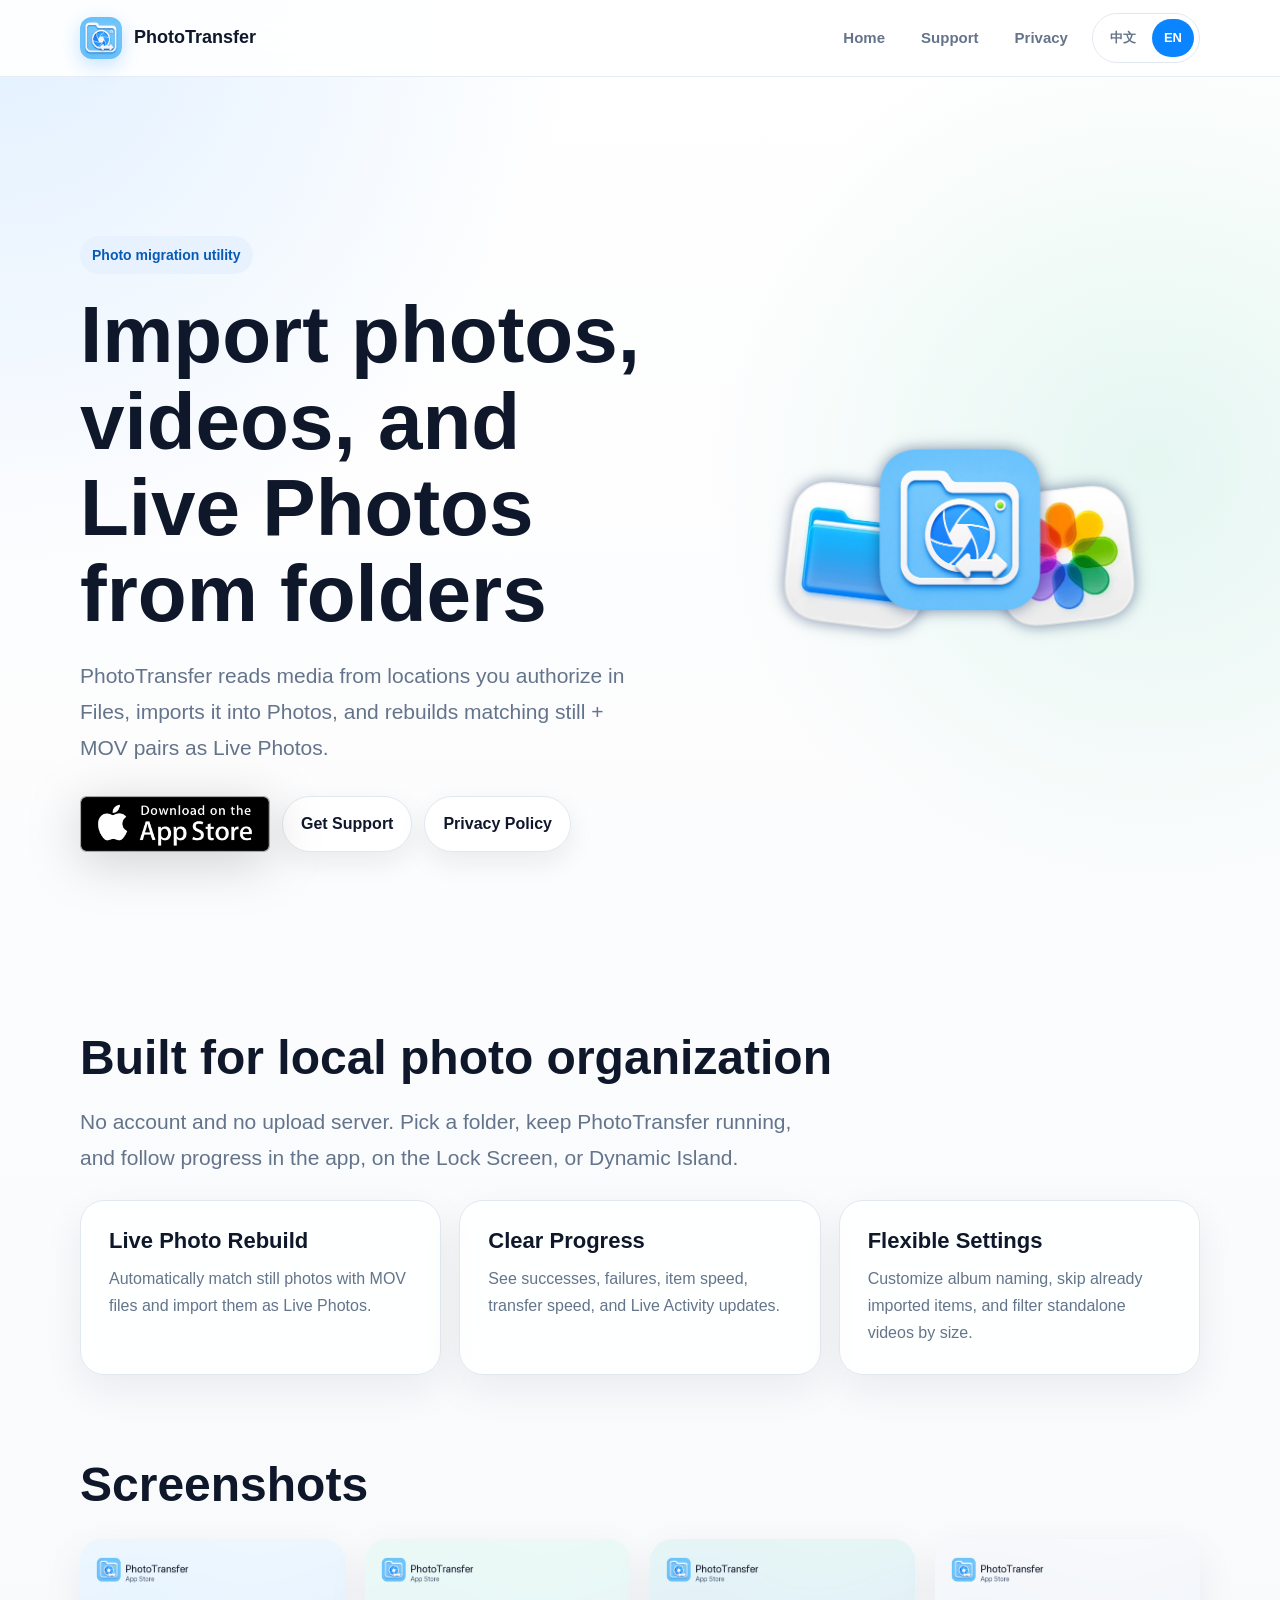
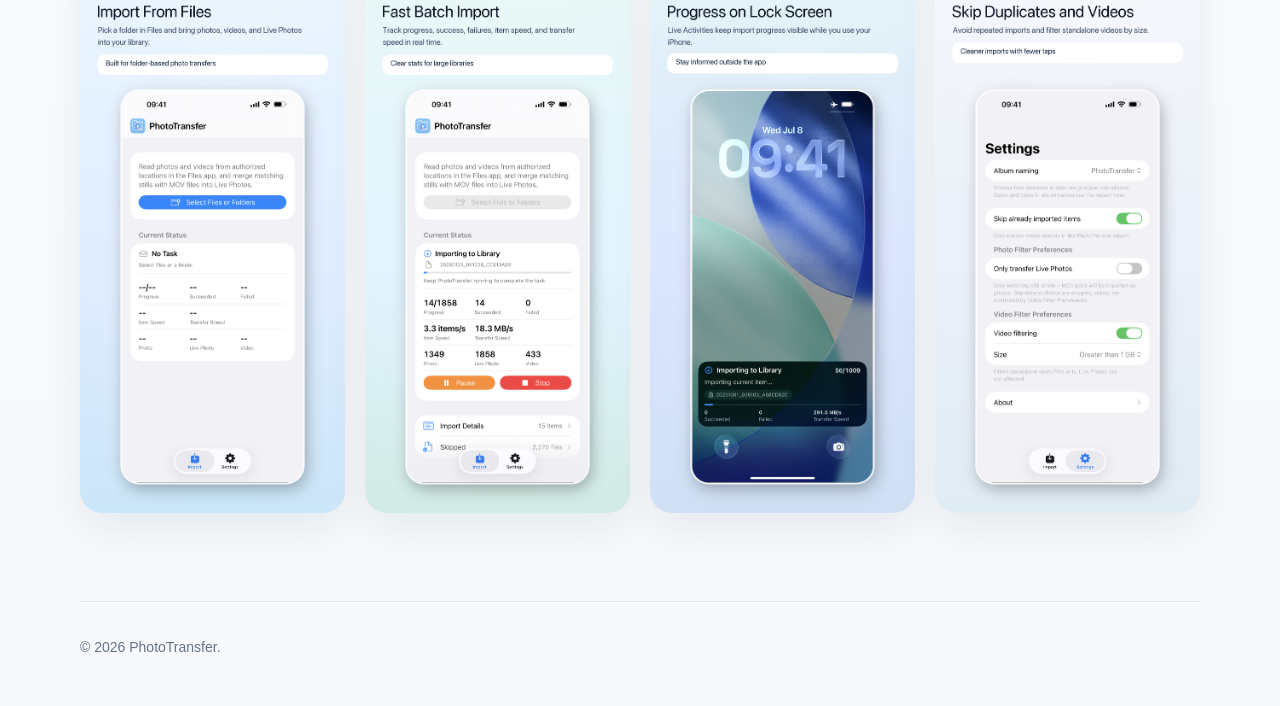
<file: index.html>
<!doctype html>
<html lang="en">
<head>
  <meta charset="utf-8">
  <meta name="viewport" content="width=device-width, initial-scale=1">
  <title>PhotoTransfer</title>
  <meta name="description" content="PhotoTransfer imports photos, videos, and Live Photos from Files into your photo library.">
  <link rel="icon" href="./assets/favicon.ico" sizes="any">
  <link rel="icon" type="image/png" href="./assets/favicon-32.png" sizes="32x32">
  <link rel="apple-touch-icon" href="./assets/apple-touch-icon.png">
  <link rel="stylesheet" href="./assets/site.css">
</head>
<body data-title-zh="PhotoTransfer - 从文件导入照片" data-title-en="PhotoTransfer - Import Photos from Files">
  <header class="site-header">
    <nav class="nav" aria-label="Main navigation">
      <a class="brand" href="./">
        <picture>
          <source media="(prefers-color-scheme: dark)" srcset="./assets/app-icon-dark.png">
          <img src="./assets/app-icon.png" alt="PhotoTransfer app icon">
        </picture>
        <span>PhotoTransfer</span>
      </a>
      <div class="nav-links">
        <a href="./" class="zh-only">首页</a>
        <a href="./" class="en-only">Home</a>
        <a href="./support/" class="zh-only">技术支持</a>
        <a href="./support/" class="en-only">Support</a>
        <a href="./privacy/" class="zh-only">隐私政策</a>
        <a href="./privacy/" class="en-only">Privacy</a>
        <span class="language-switch" aria-label="Language switch">
          <button type="button" data-set-lang="zh" aria-pressed="false">中文</button>
          <button type="button" data-set-lang="en" aria-pressed="false">EN</button>
        </span>
      </div>
    </nav>
  </header>

  <main class="page">
    <section class="hero">
      <div>
        <div class="eyebrow">
          <span class="zh-only">照片迁移工具</span>
          <span class="en-only">Photo migration utility</span>
        </div>

        <div lang-block="zh">
          <h1>从文件夹导入照片、视频和实况照片</h1>
          <p class="lead">PhotoTransfer 从“文件”App 授权的位置读取媒体，批量导入系统相册，并自动匹配照片与 MOV 文件为实况照片。</p>
        </div>

        <div lang-block="en">
          <h1>Import photos, videos, and Live Photos from folders</h1>
          <p class="lead">PhotoTransfer reads media from locations you authorize in Files, imports it into Photos, and rebuilds matching still + MOV pairs as Live Photos.</p>
        </div>

        <div class="actions">
          <a class="app-store-badge" href="https://apps.apple.com/app/id6788644906" aria-label="Download PhotoTransfer on the App Store">
            <img src="./assets/app-store-badge.png" alt="Download on the App Store">
          </a>
          <a class="button" href="./support/">
            <span class="zh-only">查看技术支持</span>
            <span class="en-only">Get Support</span>
          </a>
          <a class="button" href="./privacy/">
            <span class="zh-only">隐私政策</span>
            <span class="en-only">Privacy Policy</span>
          </a>
        </div>
      </div>

      <div class="hero-art" aria-hidden="true">
        <picture>
          <source media="(prefers-color-scheme: dark)" srcset="./assets/hero-logo-cards-dark.png">
          <img class="hero-diagram" src="./assets/hero-logo-cards.png" alt="">
        </picture>
      </div>
    </section>

    <section class="section">
      <div lang-block="zh">
        <h2>为本地照片整理而做</h2>
        <p class="lead">不需要账号，不需要上传服务器。选择文件夹，保持 PhotoTransfer 运行，导入进度会清楚显示在 App、锁屏和灵动岛。</p>
      </div>
      <div lang-block="en">
        <h2>Built for local photo organization</h2>
        <p class="lead">No account and no upload server. Pick a folder, keep PhotoTransfer running, and follow progress in the app, on the Lock Screen, or Dynamic Island.</p>
      </div>

      <div class="grid three" style="margin-top: 24px;">
        <article class="card">
          <h3 class="zh-only">实况照片合并</h3>
          <h3 class="en-only">Live Photo Rebuild</h3>
          <p class="zh-only">自动匹配照片与 MOV 文件，并导入为系统相册中的实况照片。</p>
          <p class="en-only">Automatically match still photos with MOV files and import them as Live Photos.</p>
        </article>
        <article class="card">
          <h3 class="zh-only">清晰进度</h3>
          <h3 class="en-only">Clear Progress</h3>
          <p class="zh-only">实时显示成功数、失败数、项目速度、传输速度，并支持实时活动。</p>
          <p class="en-only">See successes, failures, item speed, transfer speed, and Live Activity updates.</p>
        </article>
        <article class="card">
          <h3 class="zh-only">灵活设置</h3>
          <h3 class="en-only">Flexible Settings</h3>
          <p class="zh-only">自定义相册命名方式，跳过已导入项目，并按大小过滤独立视频文件。</p>
          <p class="en-only">Customize album naming, skip already imported items, and filter standalone videos by size.</p>
        </article>
      </div>
    </section>

    <section class="section">
      <h2 class="zh-only">预览</h2>
      <h2 class="en-only">Screenshots</h2>
      <div class="screenshot-row">
        <img class="zh-only" src="./assets/screenshot-zh-import.png" alt="PhotoTransfer 导入入口截图">
        <img class="zh-only" src="./assets/screenshot-zh-speed.png" alt="PhotoTransfer 导入进度截图">
        <img class="zh-only" src="./assets/screenshot-zh-live.png" alt="PhotoTransfer 锁屏进度截图">
        <img class="zh-only" src="./assets/screenshot-zh-settings.png" alt="PhotoTransfer 灵活过滤重复与视频宣传图">
        <img class="en-only" src="./assets/screenshot-en-import.png" alt="PhotoTransfer import screen">
        <img class="en-only" src="./assets/screenshot-en-speed.png" alt="PhotoTransfer progress screen">
        <img class="en-only" src="./assets/screenshot-en-live.png" alt="PhotoTransfer Lock Screen progress">
        <img class="en-only" src="./assets/screenshot-en-settings.png" alt="PhotoTransfer skip duplicates and videos screenshot">
      </div>
    </section>
  </main>

  <footer class="footer">
    <span>© 2026 PhotoTransfer.</span>
  </footer>
  <script src="./assets/site.js"></script>
</body>
</html>
</file>
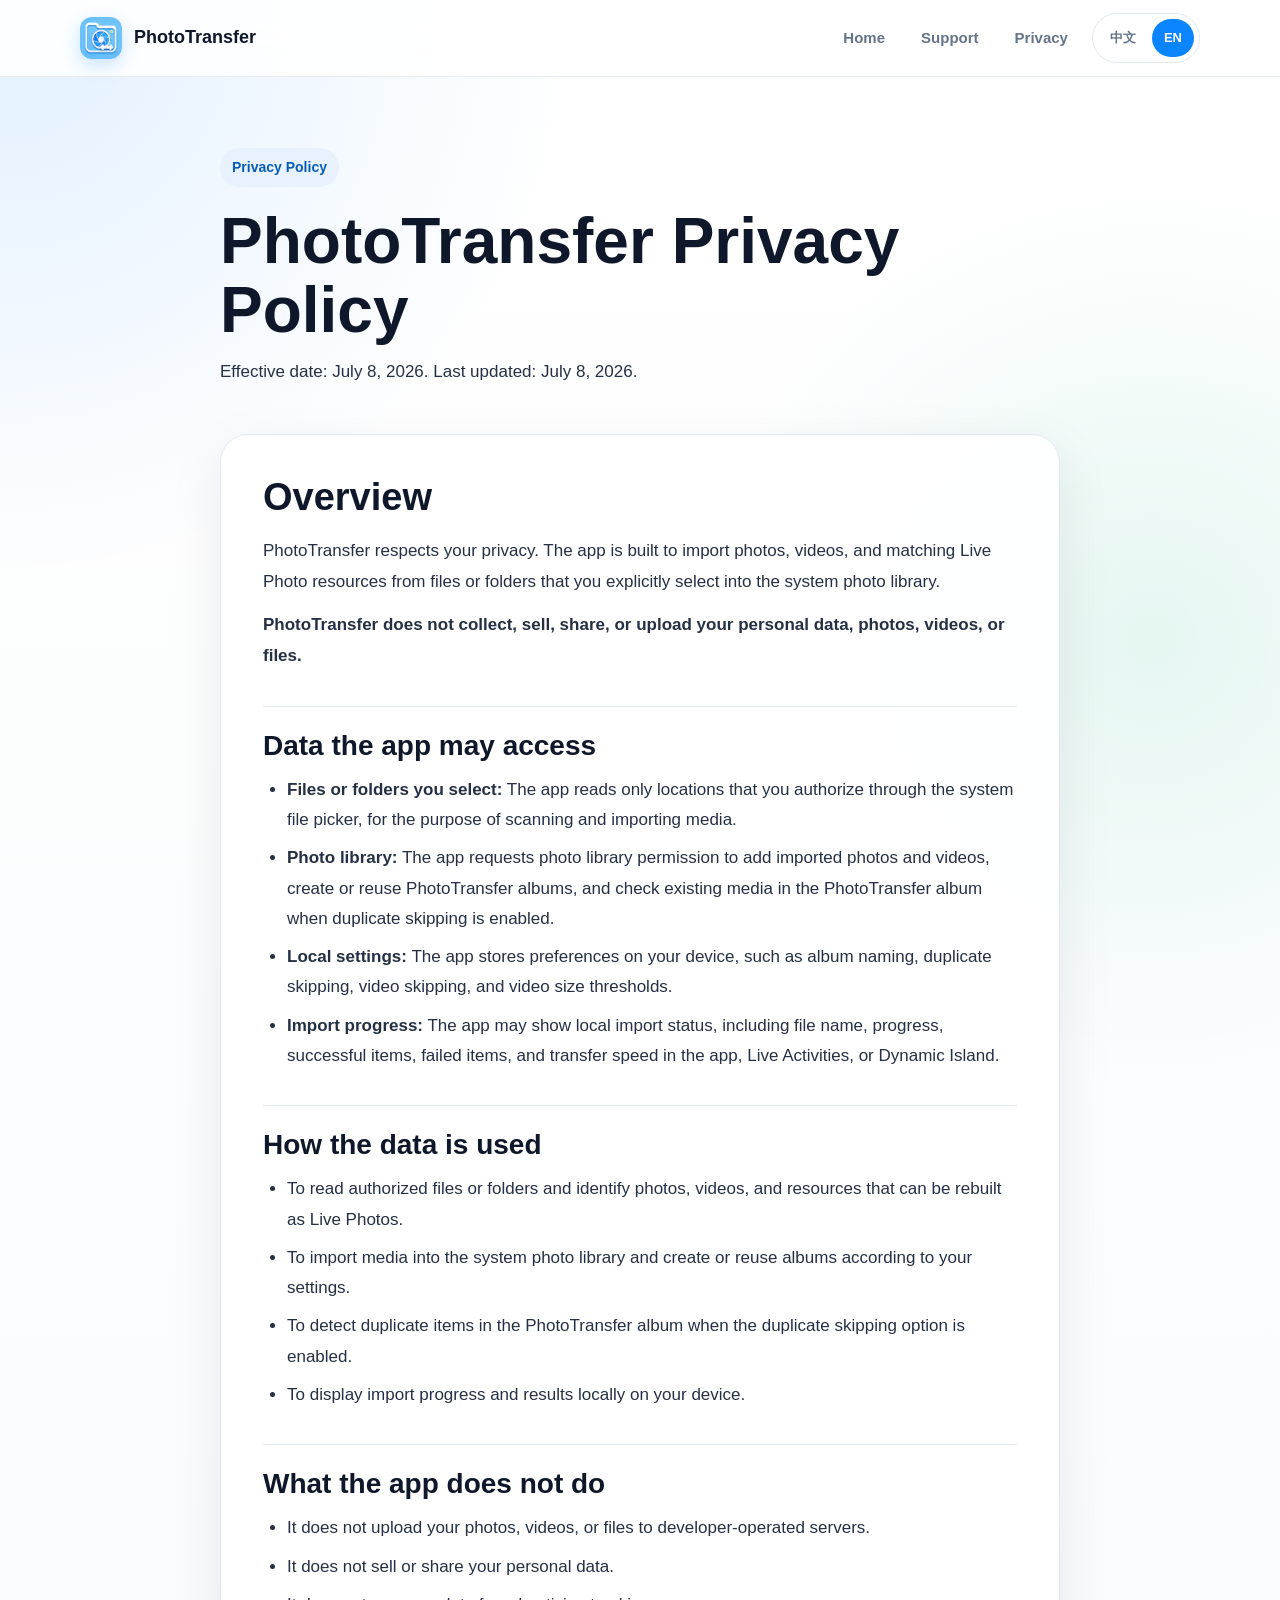
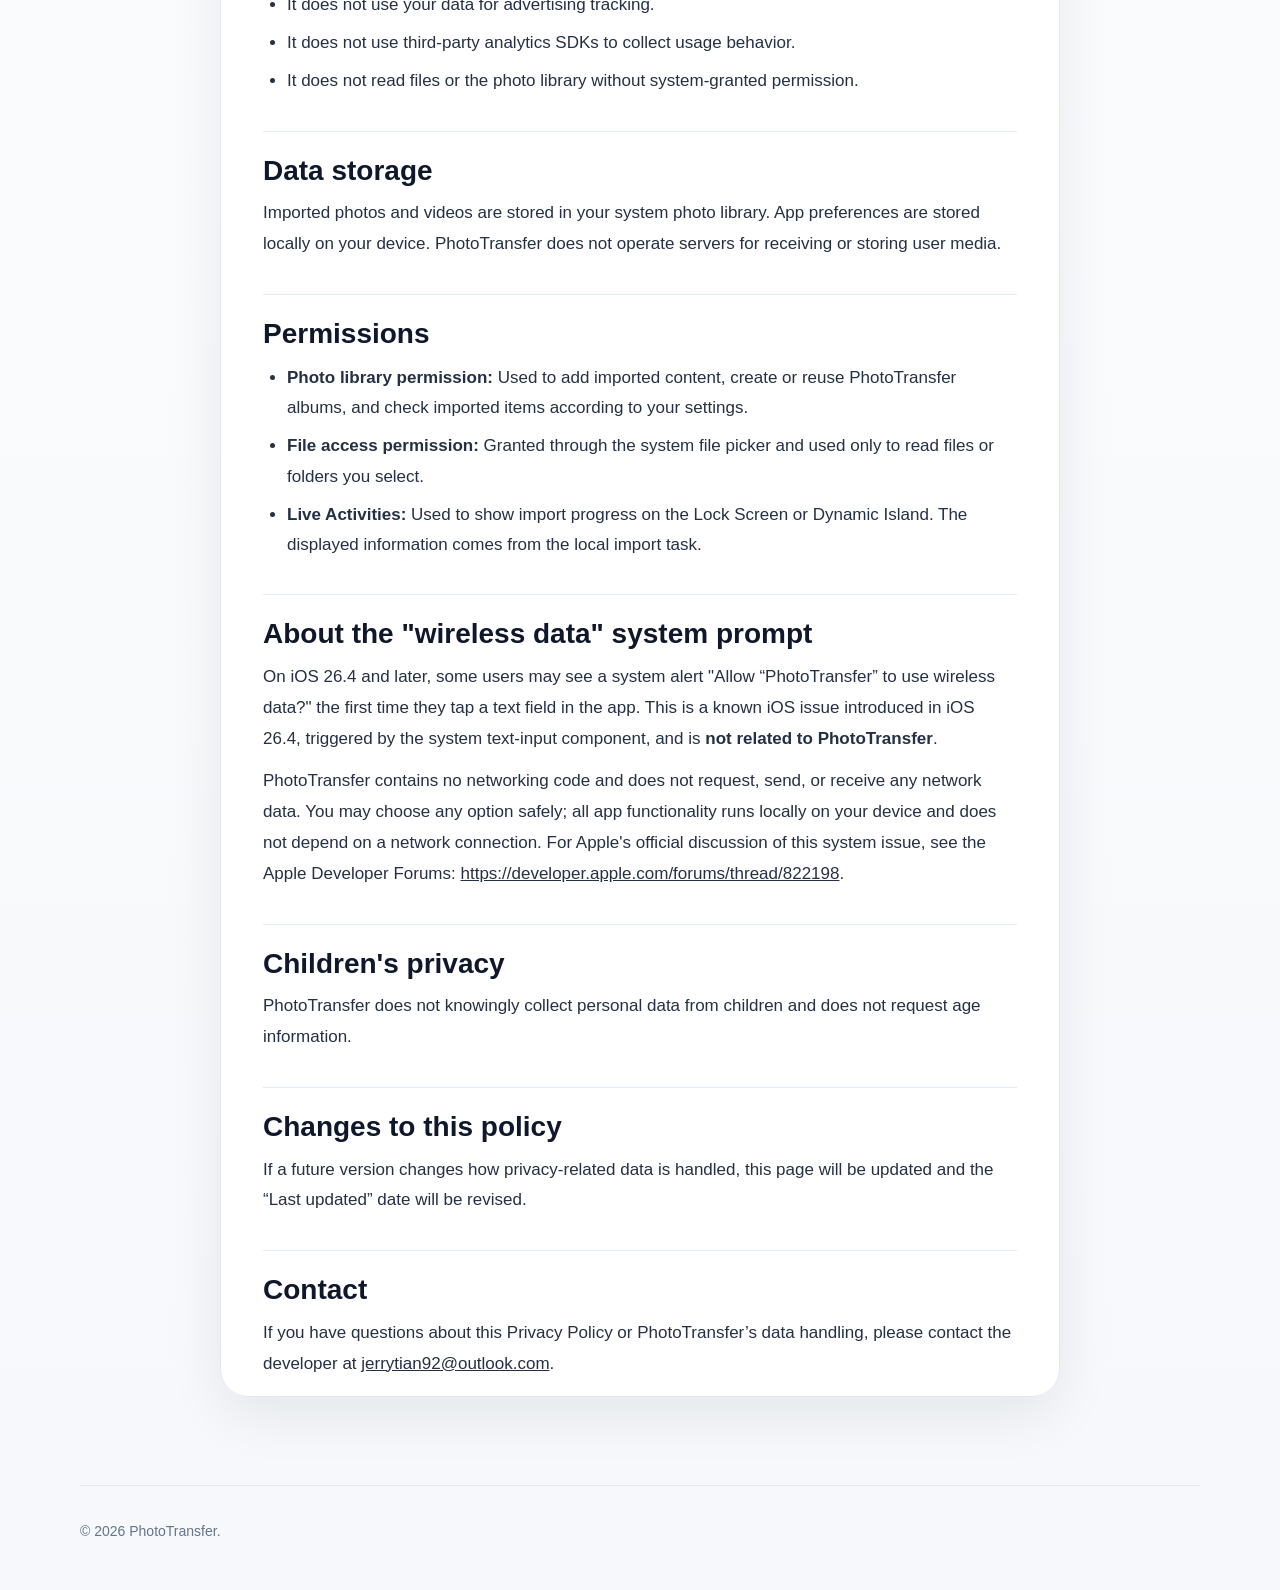
<file: privacy/index.html>
<!doctype html>
<html lang="en">
<head>
  <meta charset="utf-8">
  <meta name="viewport" content="width=device-width, initial-scale=1">
  <title>PhotoTransfer Privacy Policy</title>
  <meta name="description" content="Privacy Policy for PhotoTransfer.">
  <link rel="icon" href="../assets/favicon.ico" sizes="any">
  <link rel="icon" type="image/png" href="../assets/favicon-32.png" sizes="32x32">
  <link rel="apple-touch-icon" href="../assets/apple-touch-icon.png">
  <link rel="stylesheet" href="../assets/site.css">
</head>
<body data-title-zh="PhotoTransfer 隐私政策" data-title-en="PhotoTransfer Privacy Policy">
  <header class="site-header">
    <nav class="nav" aria-label="Main navigation">
      <a class="brand" href="../">
        <picture>
          <source media="(prefers-color-scheme: dark)" srcset="../assets/app-icon-dark.png">
          <img src="../assets/app-icon.png" alt="PhotoTransfer app icon">
        </picture>
        <span>PhotoTransfer</span>
      </a>
      <div class="nav-links">
        <a href="../" class="zh-only">首页</a>
        <a href="../" class="en-only">Home</a>
        <a href="../support/" class="zh-only">技术支持</a>
        <a href="../support/" class="en-only">Support</a>
        <a href="./" class="zh-only">隐私政策</a>
        <a href="./" class="en-only">Privacy</a>
        <span class="language-switch" aria-label="Language switch">
          <button type="button" data-set-lang="zh" aria-pressed="false">中文</button>
          <button type="button" data-set-lang="en" aria-pressed="false">EN</button>
        </span>
      </div>
    </nav>
  </header>

  <main class="page doc">
    <div class="eyebrow">
      <span class="zh-only">隐私政策</span>
      <span class="en-only">Privacy Policy</span>
    </div>

    <div lang-block="zh">
      <h1>PhotoTransfer 隐私政策</h1>
      <p class="lead">生效日期：2026 年 7 月 8 日。最后更新：2026 年 7 月 8 日。</p>
    </div>

    <div lang-block="en">
      <h1>PhotoTransfer Privacy Policy</h1>
      <p class="lead">Effective date: July 8, 2026. Last updated: July 8, 2026.</p>
    </div>

    <section lang-block="zh">
      <h2>概述</h2>
      <p>PhotoTransfer 尊重你的隐私。应用的核心功能是在你主动选择文件或文件夹后，将其中的照片、视频以及可匹配的实况照片素材导入到系统相册。</p>
      <p><strong>PhotoTransfer 不会收集、出售、共享或上传你的个人数据、照片、视频或文件。</strong></p>

      <h3>我们访问哪些数据</h3>
      <ul>
        <li><strong>你选择的文件或文件夹：</strong>应用只会读取你通过系统文件选择器授权的位置，用于扫描和导入媒体文件。</li>
        <li><strong>照片图库：</strong>应用请求照片图库权限，用于向系统相册添加照片和视频、创建或复用 PhotoTransfer 相册，并在开启跳过重复项目时检查 PhotoTransfer 相册中的已有媒体。</li>
        <li><strong>本地设置：</strong>应用会在设备本地保存你的偏好设置，例如相册命名方式、是否跳过重复项目、是否跳过视频及视频大小阈值。</li>
        <li><strong>导入进度：</strong>应用会在界面、锁屏实时活动或灵动岛中显示当前导入进度、文件名、成功数、失败数和传输速度等状态信息。</li>
      </ul>

      <h3>我们如何使用这些数据</h3>
      <ul>
        <li>读取你授权的文件或文件夹，识别照片、视频和可合并为实况照片的素材。</li>
        <li>将媒体导入系统照片图库，并按你的设置创建或复用相册。</li>
        <li>检测 PhotoTransfer 相册中的重复项目，以减少重复导入。</li>
        <li>在本机显示导入进度和结果。</li>
      </ul>

      <h3>不会进行的行为</h3>
      <ul>
        <li>不会将你的照片、视频或文件上传到开发者服务器。</li>
        <li>不会出售或共享你的个人数据。</li>
        <li>不会用于广告追踪。</li>
        <li>不会使用第三方分析 SDK 收集使用行为。</li>
        <li>不会在未经你通过系统授权的情况下读取文件或照片图库。</li>
      </ul>

      <h3>数据存储</h3>
      <p>导入的照片和视频保存在你的系统照片图库中。应用偏好设置保存在设备本地。PhotoTransfer 不运营用于接收或存储用户媒体内容的服务器。</p>

      <h3>权限说明</h3>
      <ul>
        <li><strong>照片图库权限：</strong>用于向相册添加导入内容、创建或复用 PhotoTransfer 相册，以及根据设置检查已导入项目。</li>
        <li><strong>文件访问权限：</strong>通过系统文件选择器授予，仅用于读取你选择的文件或文件夹。</li>
        <li><strong>实时活动：</strong>用于在锁屏或灵动岛展示导入进度。显示内容来自本机导入任务。</li>
      </ul>

      <h3>关于“无线数据”系统提示</h3>
      <p>在 iOS 26.4 及更高版本中，部分用户在首次点击应用内的文本输入框时，可能会看到系统弹出“允许‘PhotoTransfer’使用无线数据？”的提示。这是 Apple 系统在 iOS 26.4 引入的已知问题，由系统文本输入组件触发，<strong>与 PhotoTransfer 无关</strong>。</p>
      <p>PhotoTransfer 不包含任何联网代码，不会请求、发送或接收任何网络数据。你可以放心选择任意选项，应用的全部功能均在设备本地完成，不依赖网络。有关该系统问题的官方说明，请参见 Apple 开发者论坛：<a href="https://developer.apple.com/forums/thread/822198" rel="noopener" target="_blank">https://developer.apple.com/forums/thread/822198</a>。</p>

      <h3>儿童隐私</h3>
      <p>PhotoTransfer 不面向儿童收集个人数据，也不会主动收集任何年龄信息。</p>

      <h3>政策变更</h3>
      <p>如果未来版本增加会影响隐私的数据处理方式，本页面会更新相应说明，并修改“最后更新”日期。</p>

      <h3>联系我们</h3>
      <p>如果你对本隐私政策或 PhotoTransfer 的数据处理方式有疑问，请联系开发者：<a href="mailto:jerrytian92@outlook.com">jerrytian92@outlook.com</a>。</p>
    </section>

    <section lang-block="en">
      <h2>Overview</h2>
      <p>PhotoTransfer respects your privacy. The app is built to import photos, videos, and matching Live Photo resources from files or folders that you explicitly select into the system photo library.</p>
      <p><strong>PhotoTransfer does not collect, sell, share, or upload your personal data, photos, videos, or files.</strong></p>

      <h3>Data the app may access</h3>
      <ul>
        <li><strong>Files or folders you select:</strong> The app reads only locations that you authorize through the system file picker, for the purpose of scanning and importing media.</li>
        <li><strong>Photo library:</strong> The app requests photo library permission to add imported photos and videos, create or reuse PhotoTransfer albums, and check existing media in the PhotoTransfer album when duplicate skipping is enabled.</li>
        <li><strong>Local settings:</strong> The app stores preferences on your device, such as album naming, duplicate skipping, video skipping, and video size thresholds.</li>
        <li><strong>Import progress:</strong> The app may show local import status, including file name, progress, successful items, failed items, and transfer speed in the app, Live Activities, or Dynamic Island.</li>
      </ul>

      <h3>How the data is used</h3>
      <ul>
        <li>To read authorized files or folders and identify photos, videos, and resources that can be rebuilt as Live Photos.</li>
        <li>To import media into the system photo library and create or reuse albums according to your settings.</li>
        <li>To detect duplicate items in the PhotoTransfer album when the duplicate skipping option is enabled.</li>
        <li>To display import progress and results locally on your device.</li>
      </ul>

      <h3>What the app does not do</h3>
      <ul>
        <li>It does not upload your photos, videos, or files to developer-operated servers.</li>
        <li>It does not sell or share your personal data.</li>
        <li>It does not use your data for advertising tracking.</li>
        <li>It does not use third-party analytics SDKs to collect usage behavior.</li>
        <li>It does not read files or the photo library without system-granted permission.</li>
      </ul>

      <h3>Data storage</h3>
      <p>Imported photos and videos are stored in your system photo library. App preferences are stored locally on your device. PhotoTransfer does not operate servers for receiving or storing user media.</p>

      <h3>Permissions</h3>
      <ul>
        <li><strong>Photo library permission:</strong> Used to add imported content, create or reuse PhotoTransfer albums, and check imported items according to your settings.</li>
        <li><strong>File access permission:</strong> Granted through the system file picker and used only to read files or folders you select.</li>
        <li><strong>Live Activities:</strong> Used to show import progress on the Lock Screen or Dynamic Island. The displayed information comes from the local import task.</li>
      </ul>

      <h3>About the "wireless data" system prompt</h3>
      <p>On iOS 26.4 and later, some users may see a system alert "Allow &ldquo;PhotoTransfer&rdquo; to use wireless data?" the first time they tap a text field in the app. This is a known iOS issue introduced in iOS 26.4, triggered by the system text-input component, and is <strong>not related to PhotoTransfer</strong>.</p>
      <p>PhotoTransfer contains no networking code and does not request, send, or receive any network data. You may choose any option safely; all app functionality runs locally on your device and does not depend on a network connection. For Apple's official discussion of this system issue, see the Apple Developer Forums: <a href="https://developer.apple.com/forums/thread/822198" rel="noopener" target="_blank">https://developer.apple.com/forums/thread/822198</a>.</p>

      <h3>Children's privacy</h3>
      <p>PhotoTransfer does not knowingly collect personal data from children and does not request age information.</p>

      <h3>Changes to this policy</h3>
      <p>If a future version changes how privacy-related data is handled, this page will be updated and the “Last updated” date will be revised.</p>

      <h3>Contact</h3>
      <p>If you have questions about this Privacy Policy or PhotoTransfer’s data handling, please contact the developer at <a href="mailto:jerrytian92@outlook.com">jerrytian92@outlook.com</a>.</p>
    </section>
  </main>

  <footer class="footer">
    <span>© 2026 PhotoTransfer.</span>
  </footer>
  <script src="../assets/site.js"></script>
</body>
</html>
</file>
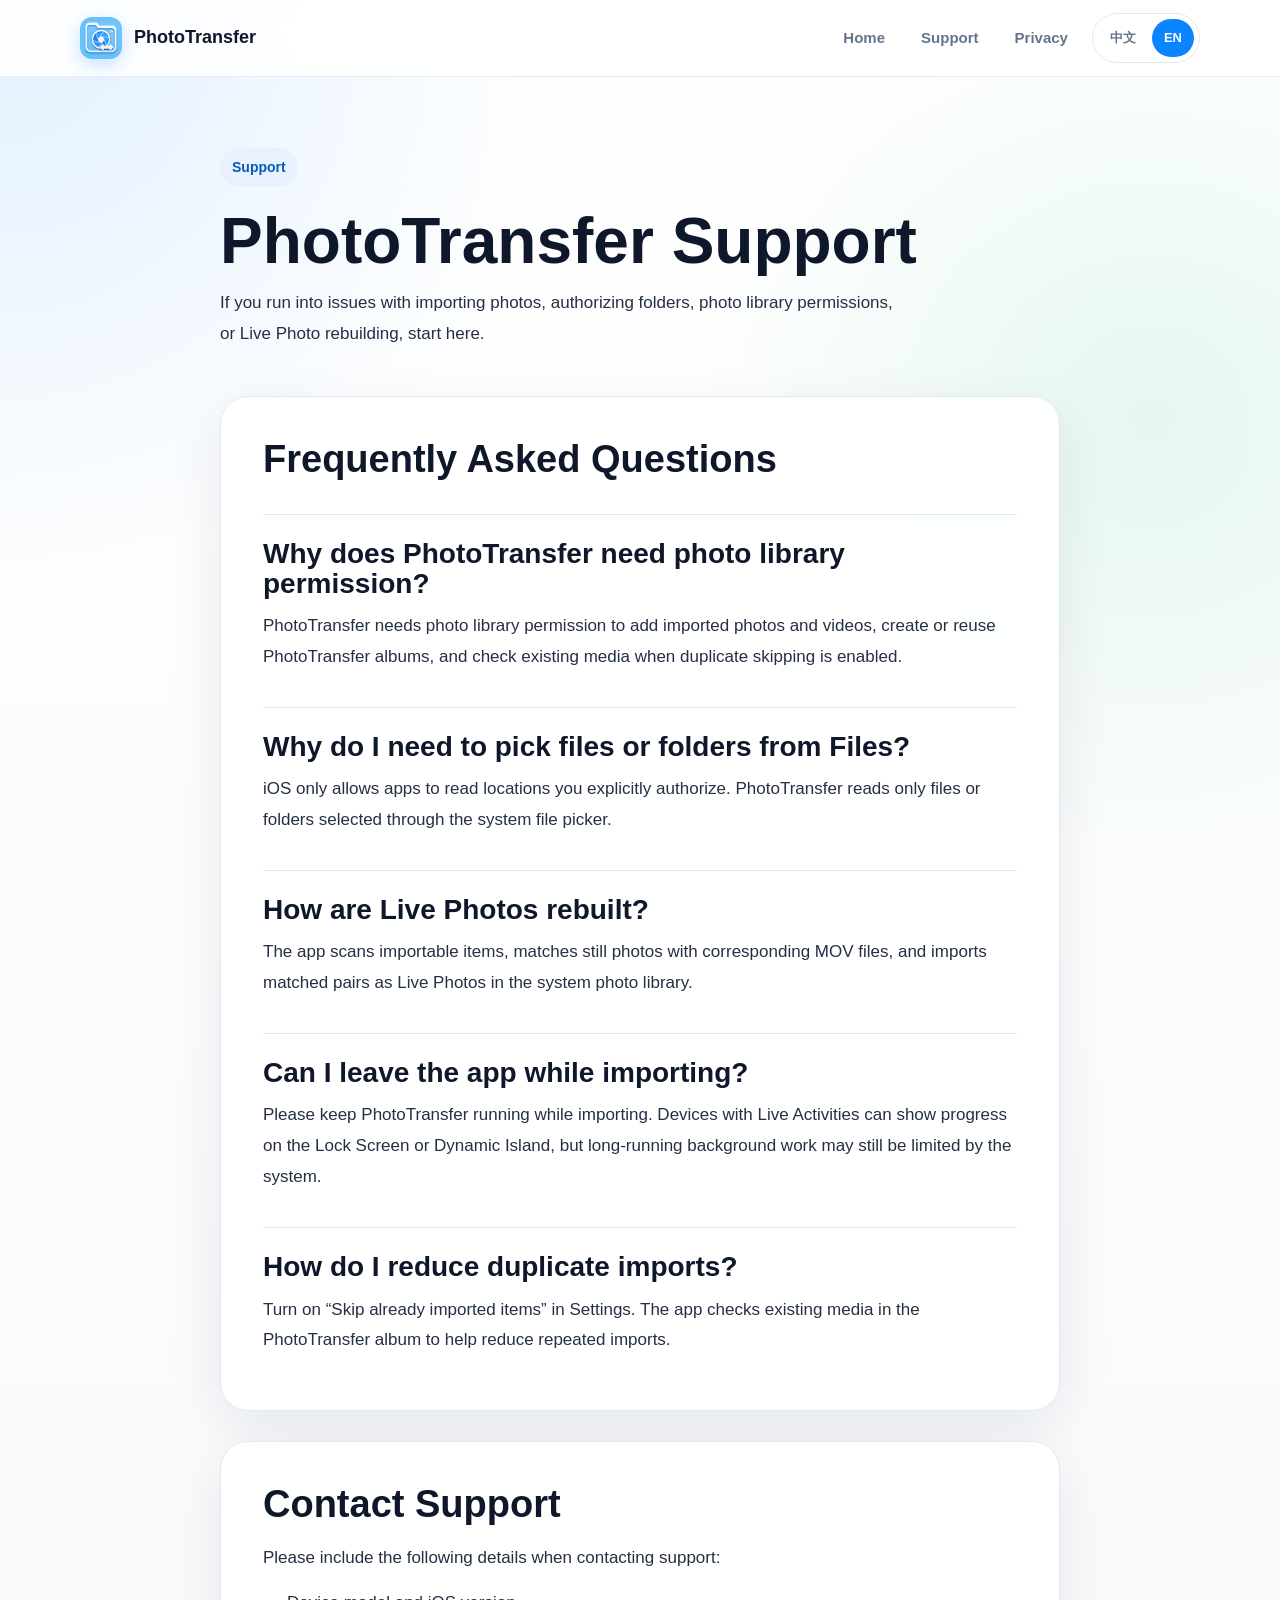
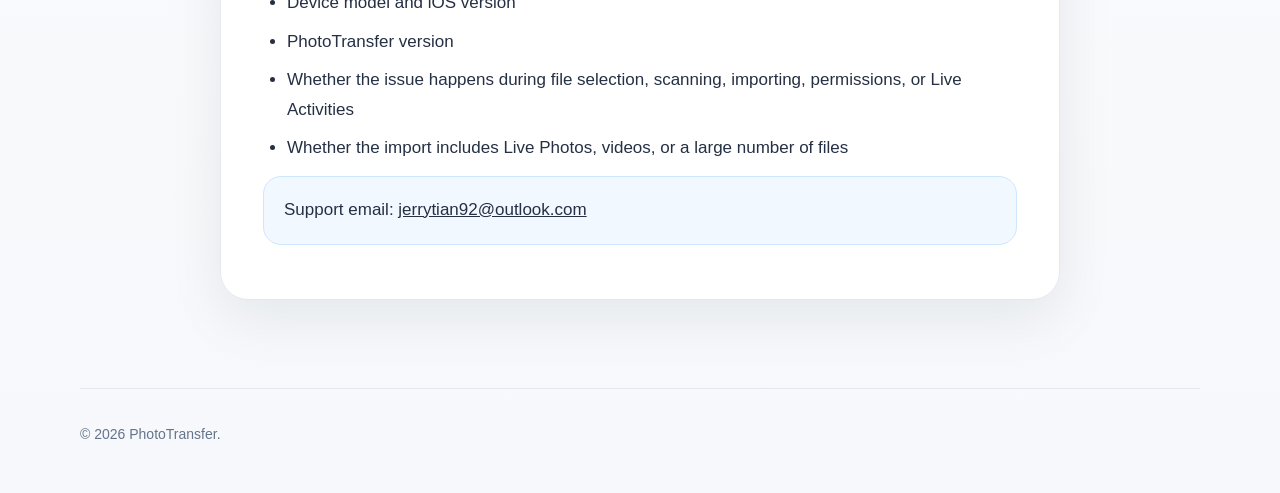
<file: support/index.html>
<!doctype html>
<html lang="en">
<head>
  <meta charset="utf-8">
  <meta name="viewport" content="width=device-width, initial-scale=1">
  <title>PhotoTransfer Support</title>
  <meta name="description" content="Technical support for PhotoTransfer.">
  <link rel="icon" href="../assets/favicon.ico" sizes="any">
  <link rel="icon" type="image/png" href="../assets/favicon-32.png" sizes="32x32">
  <link rel="apple-touch-icon" href="../assets/apple-touch-icon.png">
  <link rel="stylesheet" href="../assets/site.css">
</head>
<body data-title-zh="PhotoTransfer 技术支持" data-title-en="PhotoTransfer Support">
  <header class="site-header">
    <nav class="nav" aria-label="Main navigation">
      <a class="brand" href="../">
        <picture>
          <source media="(prefers-color-scheme: dark)" srcset="../assets/app-icon-dark.png">
          <img src="../assets/app-icon.png" alt="PhotoTransfer app icon">
        </picture>
        <span>PhotoTransfer</span>
      </a>
      <div class="nav-links">
        <a href="../" class="zh-only">首页</a>
        <a href="../" class="en-only">Home</a>
        <a href="./" class="zh-only">技术支持</a>
        <a href="./" class="en-only">Support</a>
        <a href="../privacy/" class="zh-only">隐私政策</a>
        <a href="../privacy/" class="en-only">Privacy</a>
        <span class="language-switch" aria-label="Language switch">
          <button type="button" data-set-lang="zh" aria-pressed="false">中文</button>
          <button type="button" data-set-lang="en" aria-pressed="false">EN</button>
        </span>
      </div>
    </nav>
  </header>

  <main class="page doc">
    <div class="eyebrow">
      <span class="zh-only">技术支持</span>
      <span class="en-only">Support</span>
    </div>

    <div lang-block="zh">
      <h1>PhotoTransfer 技术支持</h1>
      <p class="lead">如果你在导入照片、授权文件夹、相册权限或实况照片合并时遇到问题，可以参考下面的说明。</p>
    </div>

    <div lang-block="en">
      <h1>PhotoTransfer Support</h1>
      <p class="lead">If you run into issues with importing photos, authorizing folders, photo library permissions, or Live Photo rebuilding, start here.</p>
    </div>

    <section>
      <h2 class="zh-only">常见问题</h2>
      <h2 class="en-only">Frequently Asked Questions</h2>

      <div lang-block="zh">
        <h3>为什么需要照片图库权限？</h3>
        <p>PhotoTransfer 需要照片图库权限来添加导入的照片和视频、创建或复用 PhotoTransfer 相册，并在开启“跳过已导入项目”时检查应用相册中的已有媒体。</p>

        <h3>为什么需要从“文件”App 选择文件或文件夹？</h3>
        <p>iOS 只允许应用读取你明确授权的位置。PhotoTransfer 只会读取你通过系统文件选择器选择的文件或文件夹。</p>

        <h3>实况照片如何合并？</h3>
        <p>应用会扫描可导入项目，尝试匹配照片与对应的 MOV 文件，并把匹配结果导入为系统相册中的实况照片。</p>

        <h3>导入时可以离开 App 吗？</h3>
        <p>导入过程中请尽量保持 PhotoTransfer 运行。支持实时活动的设备可以在锁屏或灵动岛查看进度，但长时间后台运行仍可能受系统限制。</p>

        <h3>如何减少重复导入？</h3>
        <p>在设置中开启“跳过已重复导入的项目”。应用会检查 PhotoTransfer 相册中的已有媒体，帮助减少重复导入。</p>
      </div>

      <div lang-block="en">
        <h3>Why does PhotoTransfer need photo library permission?</h3>
        <p>PhotoTransfer needs photo library permission to add imported photos and videos, create or reuse PhotoTransfer albums, and check existing media when duplicate skipping is enabled.</p>

        <h3>Why do I need to pick files or folders from Files?</h3>
        <p>iOS only allows apps to read locations you explicitly authorize. PhotoTransfer reads only files or folders selected through the system file picker.</p>

        <h3>How are Live Photos rebuilt?</h3>
        <p>The app scans importable items, matches still photos with corresponding MOV files, and imports matched pairs as Live Photos in the system photo library.</p>

        <h3>Can I leave the app while importing?</h3>
        <p>Please keep PhotoTransfer running while importing. Devices with Live Activities can show progress on the Lock Screen or Dynamic Island, but long-running background work may still be limited by the system.</p>

        <h3>How do I reduce duplicate imports?</h3>
        <p>Turn on “Skip already imported items” in Settings. The app checks existing media in the PhotoTransfer album to help reduce repeated imports.</p>
      </div>
    </section>

    <section>
      <h2 class="zh-only">联系支持</h2>
      <h2 class="en-only">Contact Support</h2>

      <div lang-block="zh">
        <p>请在联系时附上以下信息，这样更容易定位问题：</p>
        <ul>
          <li>设备型号和 iOS 版本</li>
          <li>PhotoTransfer 版本号</li>
          <li>问题发生在选择文件、扫描、导入、权限还是实时活动阶段</li>
          <li>是否包含实况照片、视频或大量文件</li>
        </ul>
        <p class="note">技术支持邮箱：<a href="mailto:jerrytian92@outlook.com">jerrytian92@outlook.com</a></p>
      </div>

      <div lang-block="en">
        <p>Please include the following details when contacting support:</p>
        <ul>
          <li>Device model and iOS version</li>
          <li>PhotoTransfer version</li>
          <li>Whether the issue happens during file selection, scanning, importing, permissions, or Live Activities</li>
          <li>Whether the import includes Live Photos, videos, or a large number of files</li>
        </ul>
        <p class="note">Support email: <a href="mailto:jerrytian92@outlook.com">jerrytian92@outlook.com</a></p>
      </div>
    </section>
  </main>

  <footer class="footer">
    <span>© 2026 PhotoTransfer.</span>
  </footer>
  <script src="../assets/site.js"></script>
</body>
</html>
</file>
<file: assets/site.css>
:root {
  color-scheme: light dark;
  --bg: #f6f8fb;
  --panel: #ffffff;
  --text: #0f172a;
  --muted: #64748b;
  --line: #e2e8f0;
  --blue: #0a84ff;
  --blue-dark: #075bb5;
  --green: #12b981;
  --red: #ff3b30;
  --shadow: 0 24px 70px rgba(15, 23, 42, 0.10);
  --soft-shadow: 0 14px 40px rgba(15, 23, 42, 0.07);
  --content: 1120px;
  --doc: 840px;
}

* {
  box-sizing: border-box;
}

html {
  scroll-behavior: smooth;
  width: 100%;
  max-width: 100%;
  overflow-x: hidden;
}

body {
  margin: 0;
  width: 100%;
  max-width: 100%;
  overflow-x: hidden;
  background:
    radial-gradient(circle at top left, rgba(10, 132, 255, 0.12), transparent 36rem),
    radial-gradient(circle at 90% 20%, rgba(18, 185, 129, 0.10), transparent 28rem),
    linear-gradient(180deg, #ffffff 0%, var(--bg) 100%);
  color: var(--text);
  font-family: -apple-system, BlinkMacSystemFont, "SF Pro Text", "Segoe UI", sans-serif;
  line-height: 1.62;
}

body:not([data-lang]) [lang-block],
body[data-lang="zh"] [lang-block="en"],
body[data-lang="en"] [lang-block="zh"],
body[data-lang="zh"] .en-only,
body[data-lang="en"] .zh-only {
  display: none !important;
}

a {
  color: inherit;
}

.site-header {
  position: fixed;
  top: 0;
  left: 0;
  right: 0;
  z-index: 20;
  width: 100%;
  max-width: 100vw;
  border-bottom: 1px solid rgba(226, 232, 240, 0.82);
  background: rgba(255, 255, 255, 0.88);
  backdrop-filter: blur(20px);
}

.nav {
  width: min(var(--content), calc(100% - 40px));
  min-height: 76px;
  margin: 0 auto;
  display: flex;
  align-items: center;
  justify-content: space-between;
  gap: 18px;
}

.brand {
  display: inline-flex;
  align-items: center;
  gap: 12px;
  min-width: 0;
  color: var(--text);
  text-decoration: none;
  font-size: 18px;
  font-weight: 850;
}

.brand picture {
  display: block;
  flex: 0 0 auto;
  line-height: 0;
}

.brand img {
  width: 42px;
  height: 42px;
  border-radius: 12px;
  box-shadow: 0 6px 18px rgba(10, 132, 255, 0.22);
}

.nav-links {
  display: flex;
  align-items: center;
  flex-wrap: wrap;
  gap: 12px;
  min-width: 0;
  max-width: 100%;
  color: var(--muted);
  font-size: 15px;
  font-weight: 750;
}

.nav-links a {
  padding: 8px 12px;
  border-radius: 999px;
  text-decoration: none;
}

.nav-links a:hover {
  background: #eef6ff;
  color: var(--blue-dark);
}

.language-switch {
  display: inline-flex;
  gap: 4px;
  padding: 5px;
  border: 1px solid var(--line);
  border-radius: 999px;
  background: rgba(255, 255, 255, 0.92);
}

.language-switch button {
  appearance: none;
  border: 0;
  border-radius: 999px;
  padding: 8px 12px;
  background: transparent;
  color: var(--muted);
  font: inherit;
  font-size: 13px;
  font-weight: 850;
  cursor: pointer;
}

.language-switch button[aria-pressed="true"] {
  background: var(--blue);
  color: #fff;
}

.page {
  width: min(var(--content), calc(100% - 40px));
  margin: 0 auto;
  padding: 140px 0 88px;
}

.hero {
  display: grid;
  grid-template-columns: minmax(0, 1fr) minmax(380px, 480px);
  gap: clamp(36px, 5vw, 72px);
  align-items: center;
  min-height: calc(100vh - 92px);
}

.hero > * {
  min-width: 0;
}

.eyebrow {
  display: inline-flex;
  align-items: center;
  gap: 8px;
  width: fit-content;
  margin-bottom: 18px;
  padding: 8px 12px;
  border-radius: 999px;
  background: #e8f2ff;
  color: var(--blue-dark);
  font-size: 14px;
  font-weight: 850;
}

h1,
h2,
h3 {
  margin: 0;
  line-height: 1.08;
  letter-spacing: 0;
}

h1 {
  max-width: 760px;
  font-size: clamp(48px, 6.4vw, 80px);
  overflow-wrap: anywhere;
}

h2 {
  font-size: clamp(30px, 4.2vw, 48px);
}

h3 {
  font-size: 22px;
}

.lead {
  max-width: 720px;
  margin: 20px 0 0;
  color: var(--muted);
  font-size: clamp(18px, 2vw, 21px);
  line-height: 1.72;
}

.actions {
  display: flex;
  flex-wrap: wrap;
  gap: 12px;
  margin-top: 30px;
}

.button {
  display: inline-flex;
  align-items: center;
  justify-content: center;
  min-height: 48px;
  padding: 0 18px;
  border-radius: 999px;
  border: 1px solid var(--line);
  background: #fff;
  color: var(--text);
  text-decoration: none;
  font-weight: 850;
  box-shadow: 0 10px 28px rgba(15, 23, 42, 0.08);
}

.button.primary {
  border-color: var(--blue);
  background: var(--blue);
  color: #fff;
}

.button.disabled {
  cursor: not-allowed;
  opacity: 0.72;
}

.app-store-badge {
  display: inline-block;
  width: 190px;
  line-height: 0;
  text-decoration: none;
  filter: drop-shadow(0 10px 26px rgba(0, 0, 0, 0.18));
}

.app-store-badge img {
  display: block;
  width: 100%;
  height: auto;
}

.hero-art {
  position: relative;
  min-height: 560px;
  display: flex;
  align-items: center;
  justify-content: center;
  max-width: 100%;
  overflow: hidden;
}

.hero-diagram {
  display: block;
  width: min(100%, 620px);
  max-width: 100%;
  height: auto;
}

.section {
  margin-top: 84px;
}

.grid {
  display: grid;
  gap: 18px;
}

.grid.three {
  grid-template-columns: repeat(3, minmax(0, 1fr));
}

.grid.two {
  grid-template-columns: repeat(2, minmax(0, 1fr));
}

.card {
  padding: 28px;
  border: 1px solid var(--line);
  border-radius: 24px;
  background: rgba(255, 255, 255, 0.9);
  box-shadow: var(--soft-shadow);
}

.card p {
  margin: 12px 0 0;
  color: var(--muted);
  font-size: 16px;
  line-height: 1.7;
}

.card ul {
  margin: 14px 0 0;
  padding-left: 20px;
  color: var(--muted);
}

.screenshot-row {
  display: grid;
  grid-template-columns: repeat(4, minmax(0, 1fr));
  gap: 20px;
  margin-top: 28px;
}

.screenshot-row img {
  width: 100%;
  border-radius: 22px;
  box-shadow: var(--soft-shadow);
}

.doc {
  width: min(var(--doc), calc(100% - 40px));
  max-width: var(--doc);
  padding-top: 148px;
}

.doc > .eyebrow {
  margin-bottom: 20px;
}

.doc > [lang-block] {
  padding-bottom: 4px;
}

.doc > [lang-block] .lead {
  max-width: 680px;
}

.doc section {
  margin-top: 30px;
  padding: clamp(26px, 4vw, 42px);
  border: 1px solid var(--line);
  border-radius: 28px;
  background: rgba(255, 255, 255, 0.96);
  box-shadow: 0 18px 56px rgba(15, 23, 42, 0.08);
}

.doc h1 {
  max-width: var(--doc);
  font-size: clamp(42px, 6vw, 64px);
}

.doc h2 {
  font-size: clamp(28px, 4vw, 38px);
  margin-bottom: 18px;
}

.doc h3 {
  margin: 34px 0 12px;
  padding-top: 24px;
  border-top: 1px solid rgba(226, 232, 240, 0.9);
  font-size: clamp(22px, 3vw, 28px);
}

.doc h2 + h3 {
  margin-top: 22px;
}

.doc p {
  margin: 12px 0;
  color: #253044;
  font-size: 17px;
  line-height: 1.82;
}

.doc ul {
  margin: 14px 0 0;
  padding-left: 24px;
  color: #253044;
  font-size: 17px;
  line-height: 1.78;
}

.doc li {
  margin: 8px 0;
}

.note {
  margin-top: 24px;
  padding: 18px 20px;
  border-radius: 18px;
  background: #f2f8ff;
  color: #184d80;
  border: 1px solid #cfe6ff;
}

.footer {
  width: min(var(--content), calc(100% - 40px));
  margin: 0 auto;
  padding: 34px 0 48px;
  color: var(--muted);
  border-top: 1px solid var(--line);
  font-size: 14px;
}

@media (prefers-color-scheme: dark) {
  :root {
    --bg: #070b14;
    --panel: #111827;
    --text: #f8fafc;
    --muted: #a8b3c7;
    --line: #263244;
    --blue: #3aa0ff;
    --blue-dark: #94caff;
    --green: #6ee7b7;
    --shadow: 0 24px 70px rgba(0, 0, 0, 0.38);
    --soft-shadow: 0 16px 44px rgba(0, 0, 0, 0.32);
  }

  body {
    background:
      radial-gradient(circle at top left, rgba(58, 160, 255, 0.18), transparent 34rem),
      radial-gradient(circle at 88% 18%, rgba(110, 231, 183, 0.10), transparent 28rem),
      linear-gradient(180deg, #050812 0%, var(--bg) 100%);
  }

  .site-header {
    border-bottom-color: rgba(38, 50, 68, 0.82);
    background: rgba(5, 8, 18, 0.82);
  }

  .brand img {
    outline: 1px solid rgba(255, 255, 255, 0.48);
    outline-offset: 0;
    box-shadow:
      0 8px 22px rgba(0, 0, 0, 0.34),
      0 0 0 1px rgba(255, 255, 255, 0.10);
  }

  .nav-links a:hover {
    background: rgba(58, 160, 255, 0.14);
    color: var(--blue-dark);
  }

  .language-switch {
    background: rgba(15, 23, 42, 0.86);
  }

  .button {
    background: rgba(15, 23, 42, 0.92);
    box-shadow: 0 12px 30px rgba(0, 0, 0, 0.26);
  }

  .button.primary {
    color: #06101f;
  }

  .eyebrow {
    background: rgba(58, 160, 255, 0.14);
  }

  .card {
    background: rgba(17, 24, 39, 0.86);
  }

  .screenshot-row img {
    border: 1px solid rgba(148, 163, 184, 0.16);
  }

  .doc section {
    background: rgba(17, 24, 39, 0.92);
    box-shadow: 0 18px 56px rgba(0, 0, 0, 0.30);
  }

  .doc h3 {
    border-top-color: rgba(38, 50, 68, 0.95);
  }

  .doc p,
  .doc ul {
    color: #d5dce9;
  }

  .note {
    background: rgba(58, 160, 255, 0.12);
    color: #c7e3ff;
    border-color: rgba(87, 167, 255, 0.34);
  }
}

@media (max-width: 860px) {
  .nav {
    align-items: flex-start;
    padding: 14px 0;
    flex-direction: column;
    gap: 12px;
  }

  .nav-links {
    width: 100%;
    overflow: visible;
    padding-bottom: 4px;
  }

  .hero {
    grid-template-columns: 1fr;
    gap: 38px;
    min-height: 0;
  }

  .page {
    padding-top: 168px;
  }

  .hero-art {
    min-height: 300px;
    max-width: 100%;
    overflow: hidden;
  }

  .grid.three,
  .grid.two {
    grid-template-columns: 1fr;
  }

  .screenshot-row {
    grid-template-columns: repeat(2, minmax(0, 1fr));
  }

  .hero-diagram {
    width: min(100%, 560px);
  }
}

@media (max-width: 520px) {
  .page {
    width: min(100% - 24px, var(--content));
    padding-top: 168px;
  }

  .brand span {
    font-size: 15px;
  }

  h1 {
    font-size: clamp(38px, 10.5vw, 48px);
  }

  .lead {
    font-size: 18px;
  }

  .actions {
    align-items: flex-start;
    flex-direction: column;
  }

  .hero-art {
    min-height: 230px;
  }

  .hero-diagram {
    width: min(100%, 480px);
  }

  .card,
  .doc section {
    padding: 22px;
    border-radius: 20px;
  }

  .doc {
    width: min(100% - 24px, var(--doc));
    padding-top: 168px;
  }

  .doc h1 {
    font-size: clamp(36px, 10vw, 46px);
  }

  .doc h2 {
    font-size: 28px;
  }

  .doc h3 {
    font-size: 23px;
    margin-top: 28px;
    padding-top: 20px;
  }

  .doc p,
  .doc ul {
    font-size: 16px;
  }

  .screenshot-row {
    grid-template-columns: 1fr;
  }
}
</file>
